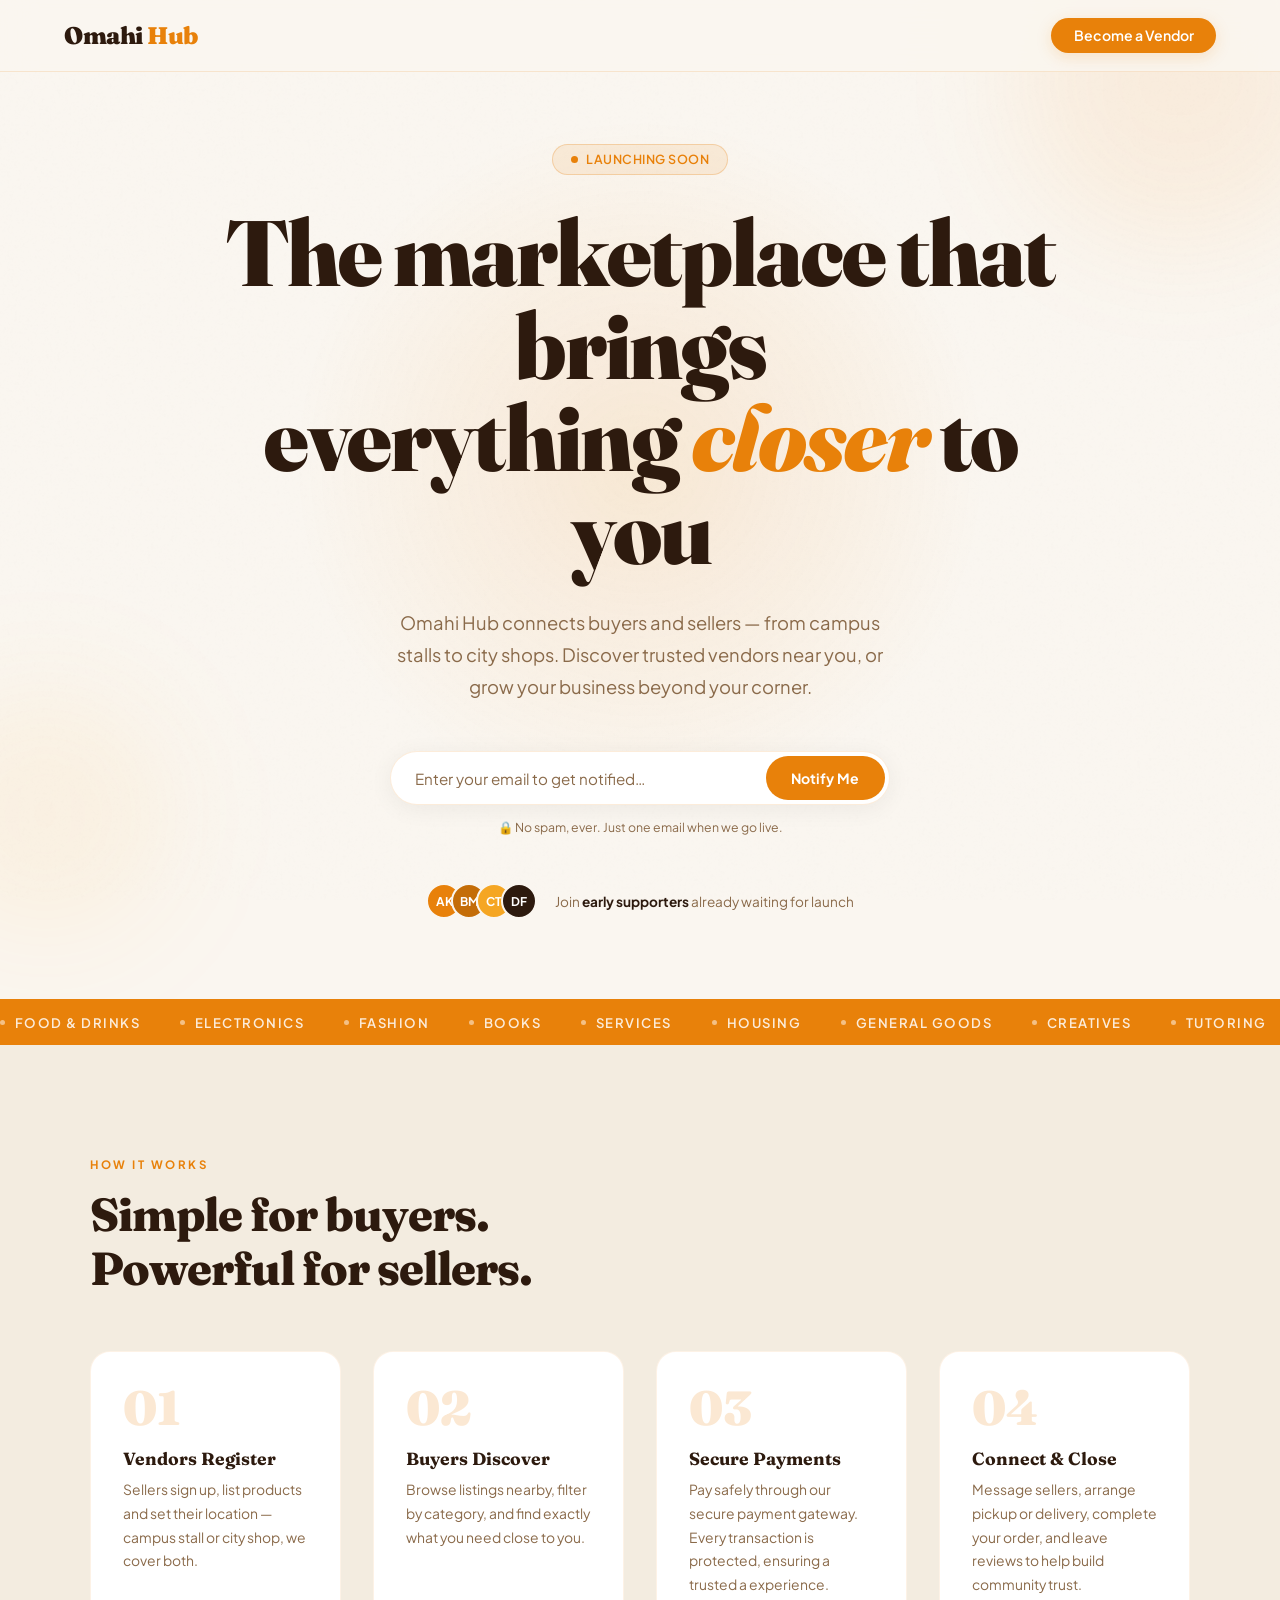
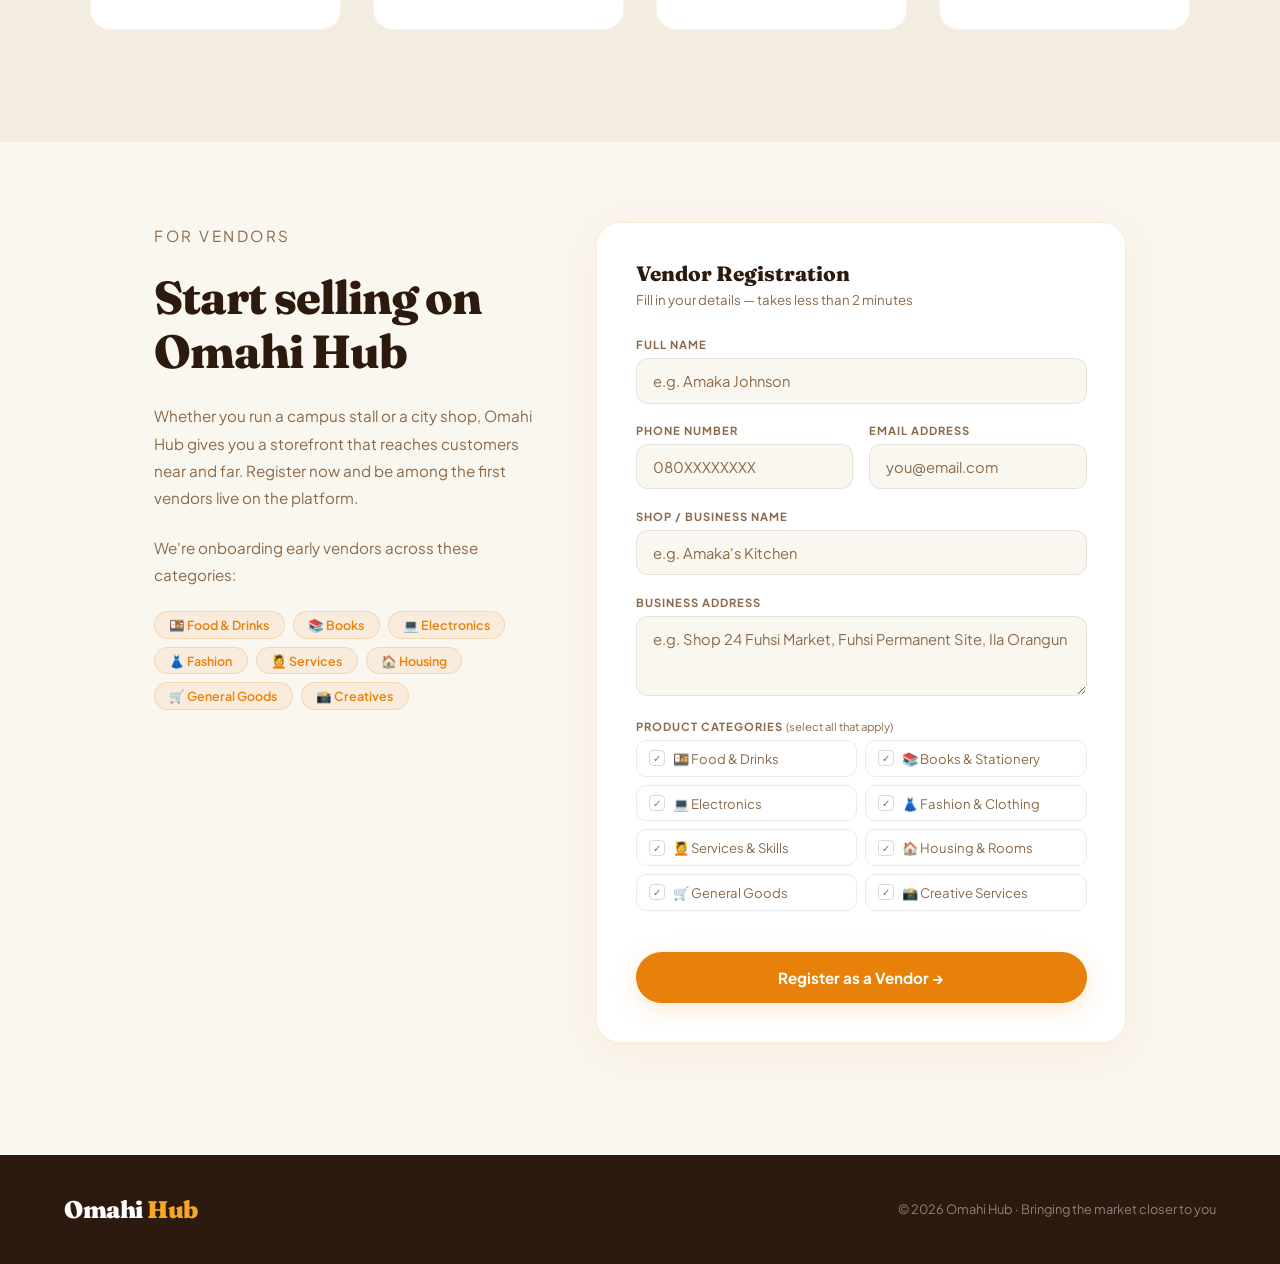
<file: index.html>
<!DOCTYPE html>
<html lang="en">
<head>
  <meta charset="UTF-8"/>
  <meta name="viewport" content="width=device-width, initial-scale=1.0"/>
  <title>Omahi Hub — Your Community Marketplace</title>
  <link href="https://fonts.googleapis.com/css2?family=Fraunces:ital,wght@0,400;0,600;0,700;0,900;1,400;1,700&family=Plus+Jakarta+Sans:wght@300;400;500;600;700&display=swap" rel="stylesheet"/>
  <link rel="stylesheet" href="style.css">
</head>
<body>

<nav>
  <div class="logo">Omahi <span>Hub</span></div>
  <button class="nav-cta" onclick="document.getElementById('vendor').scrollIntoView({behavior:'smooth'})">Become a Vendor</button>
</nav>

<section class="hero">
  <div class="blob blob-1"></div>
  <div class="blob blob-2"></div>
  <div class="badge"><span class="badge-dot"></span> Launching Soon</div>
  <h1>The marketplace that brings<br>everything <em>closer</em> to you</h1>
  <p class="hero-sub">Omahi Hub connects buyers and sellers — from campus stalls to city shops. Discover trusted vendors near you, or grow your business beyond your corner.</p>

  <div class="form-wrap" id="signup">
    <div class="email-row" id="emailRow">
      <input type="email" id="emailInput" placeholder="Enter your email to get notified…"/>
      <button onclick="handleSignup()">Notify Me</button>
    </div>
    <div class="success-msg" id="successMsg">
      <svg width="16" height="16" fill="none" stroke="currentColor" stroke-width="2.5" viewBox="0 0 24 24"><polyline points="20 6 9 17 4 12"/></svg>
      You're on the list! We'll reach out at launch.
    </div>
    <p class="form-note">🔒 No spam, ever. Just one email when we go live.</p>
  </div>

  <div class="social-proof">
    <div class="avatars">
      <span style="background:#e8810a">AK</span>
      <span style="background:#c46d08">BM</span>
      <span style="background:#f5a623">CT</span>
      <span style="background:#2d1a0e">DF</span>
    </div>
    <p class="proof-text">Join <strong>early supporters</strong> already waiting for launch</p>
  </div>
</section>

<div class="marquee-wrap">
  <div class="marquee-track" id="marqueeTrack"></div>
</div>

<section class="how reveal">
  <div class="how-inner">
    <p class="section-label">How It Works</p>
    <h2 class="section-title">Simple for buyers.<br>Powerful for sellers.</h2>
    <div class="steps">
      <div class="step">
        <div class="step-num">01</div>
        <h3>Vendors Register</h3>
        <p>Sellers sign up, list products and set their location — campus stall or city shop, we cover both.</p>
      </div>
      <div class="step">
        <div class="step-num">02</div>
        <h3>Buyers Discover</h3>
        <p>Browse listings nearby, filter by category, and find exactly what you need close to you.</p>
      </div>
      <div class="step">
        <div class="step-num">03</div>
        <h3>Secure Payments</h3>
        <p>Pay safely through our secure payment gateway. Every transaction is protected, ensuring a trusted a experience.</p>
      </div>
      <div class="step">
        <div class="step-num">04</div>
        <h3>Connect & Close</h3>
        <p>Message sellers, arrange pickup or delivery, complete your order, and leave reviews to help build community trust.</p>
      </div>
    </div>
  </div>
</section>

<section class="vendor-section reveal" id="vendor">
  <div class="vendor-wrap">
    <div class="vendor-left">
      <p class="section-label">For Vendors</p>
      <h2 class="section-title">Start selling on Omahi Hub</h2>
      <p>Whether you run a campus stall or a city shop, Omahi Hub gives you a storefront that reaches customers near and far. Register now and be among the first vendors live on the platform.</p>
      <p>We're onboarding early vendors across these categories:</p>
      <div class="cat-chips">
        <span class="chip">🍱 Food & Drinks</span>
        <span class="chip">📚 Books</span>
        <span class="chip">💻 Electronics</span>
        <span class="chip">👗 Fashion</span>
        <span class="chip">💆 Services</span>
        <span class="chip">🏠 Housing</span>
        <span class="chip">🛒 General Goods</span>
        <span class="chip">📸 Creatives</span>
      </div>
    </div>

    <div class="vendor-card">
      <div id="vendorFormInner">
        <h3>Vendor Registration</h3>
        <p class="sub">Fill in your details — takes less than 2 minutes</p>
        <div class="field">
          <label>Full Name</label>
          <input type="text" id="vName" placeholder="e.g. Amaka Johnson"/>
        </div>
        <div class="field-row">
          <div class="field">
            <label>Phone Number</label>
            <input type="tel" id="vPhone" placeholder="080XXXXXXXX"/>
          </div>
          <div class="field">
            <label>Email Address</label>
            <input type="email" id="vEmail" placeholder="you@email.com"/>
          </div>
        </div>
        <div class="field">
          <label>Shop / Business Name</label>
          <input type="text" id="vShop" placeholder="e.g. Amaka's Kitchen"/>
        </div>
        <div class="field">
          <label>Business Address</label>
          <textarea id="vLocation" placeholder="e.g. Shop 24 Fuhsi Market, Fuhsi Permanent Site, Ila Orangun"></textarea>
        </div>
        <div class="field">
          <label>Product Categories <span style="color:var(--muted);font-weight:400;text-transform:none;letter-spacing:0">(select all that apply)</span></label>
          <div class="cat-grid">
            <div class="cat-item" onclick="toggleCat(this)" data-val="food"><span class="cat-check">✓</span> 🍱 Food & Drinks</div>
            <div class="cat-item" onclick="toggleCat(this)" data-val="books"><span class="cat-check">✓</span> 📚 Books & Stationery</div>
            <div class="cat-item" onclick="toggleCat(this)" data-val="electronics"><span class="cat-check">✓</span> 💻 Electronics</div>
            <div class="cat-item" onclick="toggleCat(this)" data-val="fashion"><span class="cat-check">✓</span> 👗 Fashion & Clothing</div>
            <div class="cat-item" onclick="toggleCat(this)" data-val="services"><span class="cat-check">✓</span> 💆 Services & Skills</div>
            <div class="cat-item" onclick="toggleCat(this)" data-val="housing"><span class="cat-check">✓</span> 🏠 Housing & Rooms</div>
            <div class="cat-item" onclick="toggleCat(this)" data-val="goods"><span class="cat-check">✓</span> 🛒 General Goods</div>
            <div class="cat-item" onclick="toggleCat(this)" data-val="creatives"><span class="cat-check">✓</span> 📸 Creative Services</div>
          </div>
        </div>
        <button class="submit-btn" onclick="handleVendor()">Register as a Vendor →</button>
      </div>
      <div class="vendor-success" id="vendorSuccess">
        <div class="big-icon">🎉</div>
        <h3>You're registered!</h3>
        <p>Thanks for signing up as an Omahi Hub vendor. We'll reach out soon with your early access invite.</p>
      </div>
    </div>
  </div>
</section>

<footer>
  <div class="logo">Omahi <span>Hub</span></div>
  <p>© 2026 Omahi Hub · Bringing the market closer to you</p>
</footer>

<script src="script.js"></script>
</body>
</html>
</file>
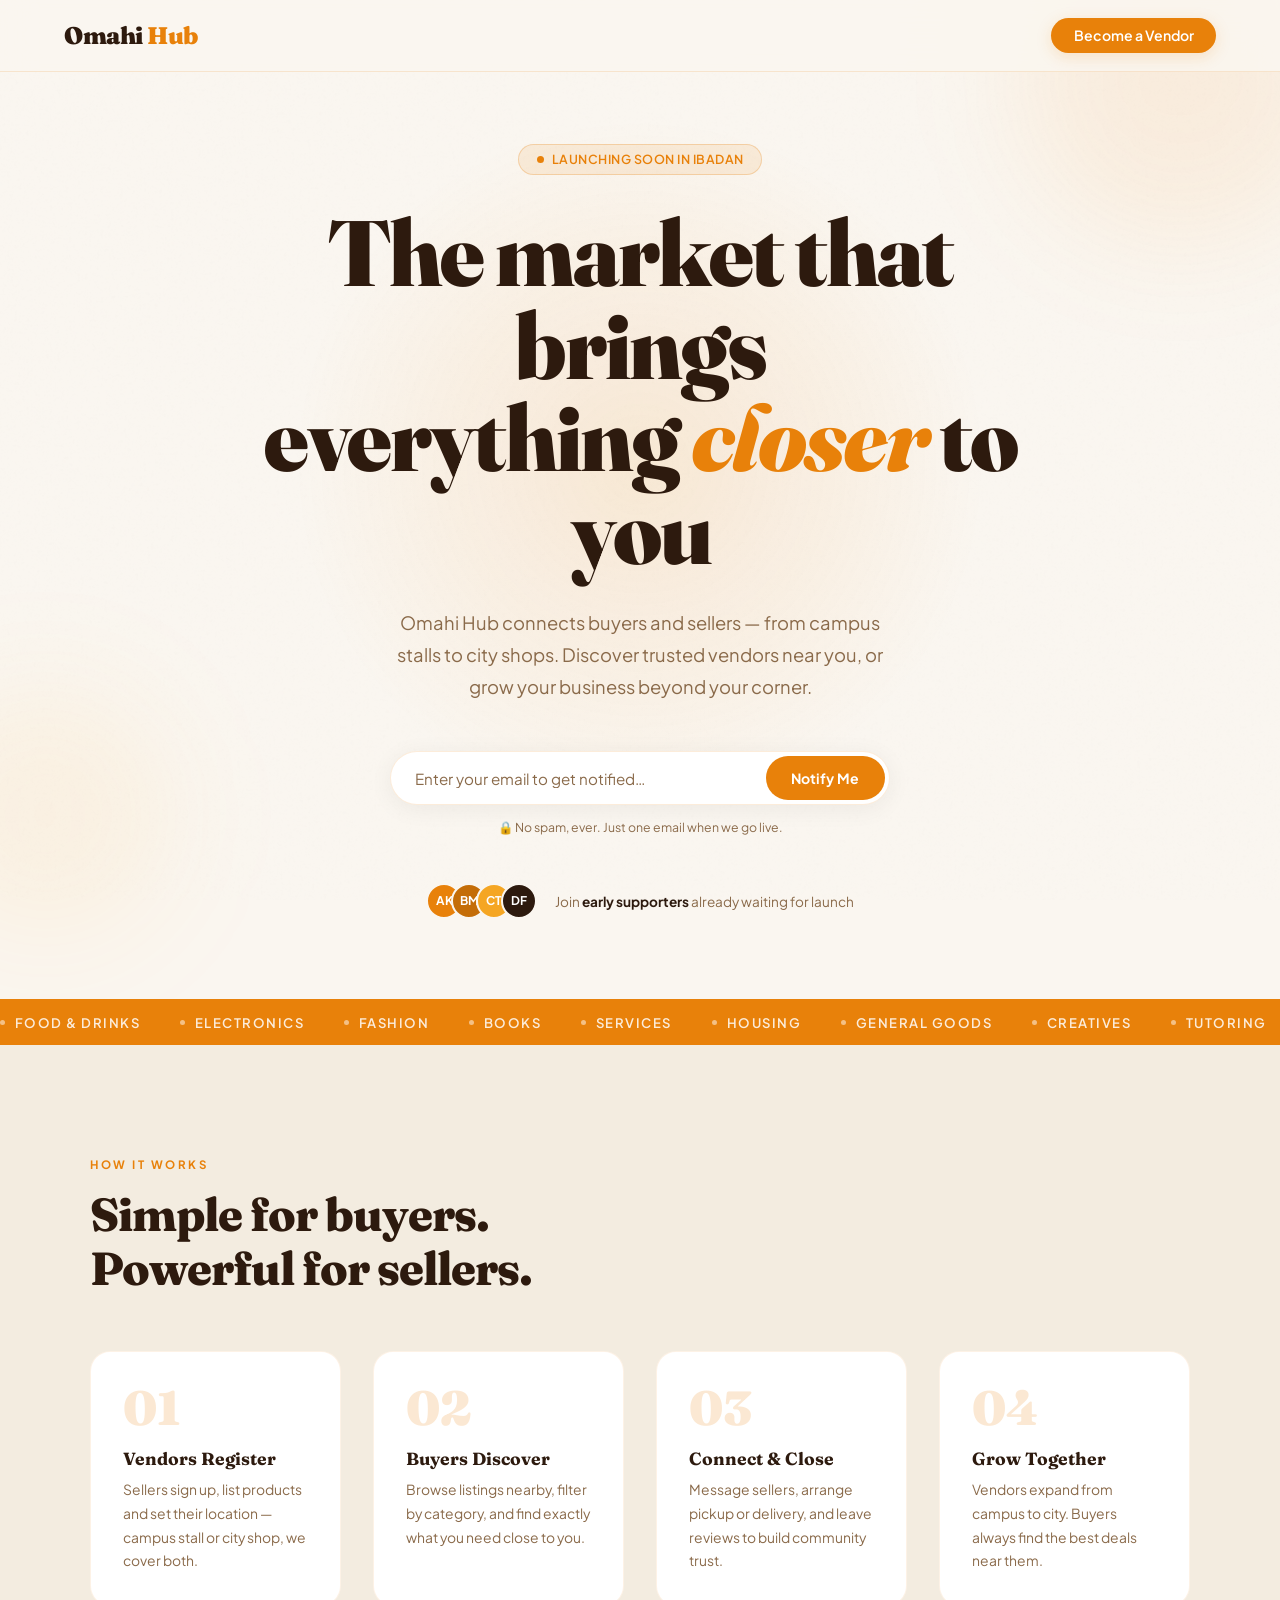
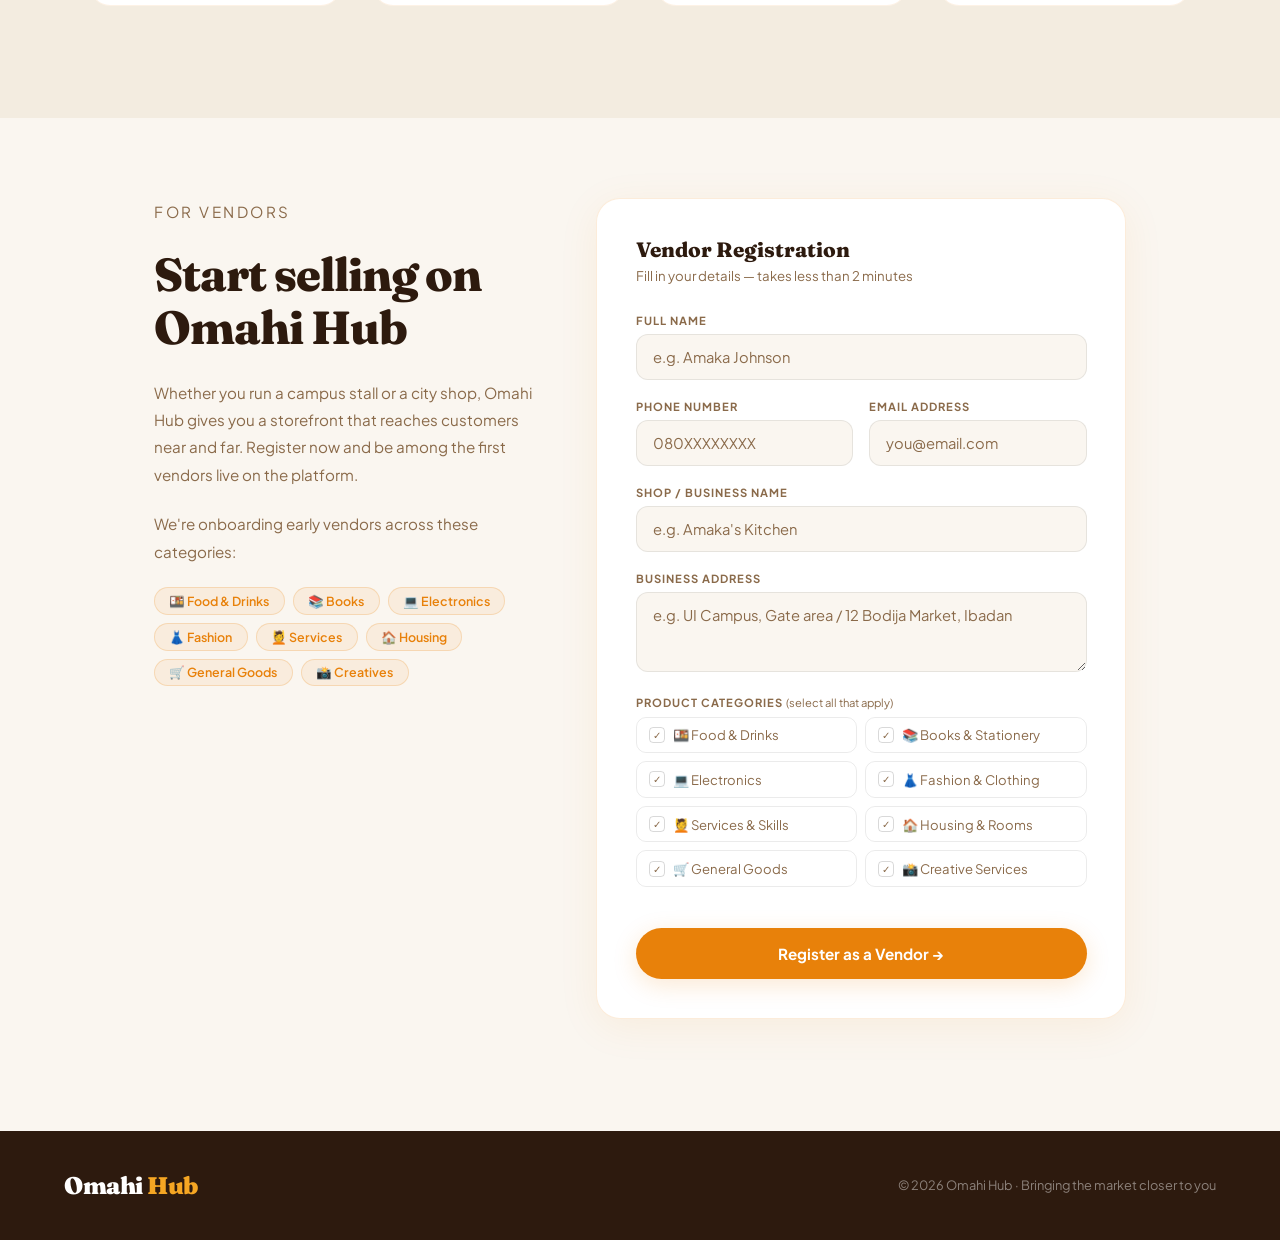
<file: _index.html>
<!DOCTYPE html>
<html lang="en">
<head>
  <meta charset="UTF-8"/>
  <meta name="viewport" content="width=device-width, initial-scale=1.0"/>
  <title>Omahi Hub — Your Community Marketplace</title>
  <link href="https://fonts.googleapis.com/css2?family=Fraunces:ital,wght@0,400;0,600;0,700;0,900;1,400;1,700&family=Plus+Jakarta+Sans:wght@300;400;500;600;700&display=swap" rel="stylesheet"/>
  <style>
    *, *::before, *::after { box-sizing: border-box; margin: 0; padding: 0; }

    :root {
      --bg:        #faf6f0;
      --bg2:       #f3ece0;
      --surface:   #ffffff;
      --amber:     #e8810a;
      --amber-lt:  #f5a623;
      --amber-dim: #c46d08;
      --brown:     #2d1a0e;
      --brown2:    #4a2c12;
      --text:      #1e1208;
      --muted:     #8a6a4a;
      --border:    rgba(232,129,10,0.15);
      --glow:      rgba(232,129,10,0.18);
      --card:      #ffffff;
    }

    html { scroll-behavior: smooth; }

    body {
      font-family: 'Plus Jakarta Sans', sans-serif;
      background: var(--bg);
      color: var(--text);
      overflow-x: hidden;
    }

    /* Noise texture */
    body::before {
      content: '';
      position: fixed; inset: 0; z-index: 0; pointer-events: none;
      background-image: url("data:image/svg+xml,%3Csvg viewBox='0 0 256 256' xmlns='http://www.w3.org/2000/svg'%3E%3Cfilter id='n'%3E%3CfeTurbulence type='fractalNoise' baseFrequency='0.9' numOctaves='4' stitchTiles='stitch'/%3E%3C/filter%3E%3Crect width='100%25' height='100%25' filter='url(%23n)' opacity='0.03'/%3E%3C/svg%3E");
      opacity: 0.5;
    }

    /* ── NAV ── */
    nav {
      position: fixed; top: 0; left: 0; right: 0; z-index: 100;
      display: flex; align-items: center; justify-content: space-between;
      padding: 1.1rem 5vw;
      background: rgba(250,246,240,0.88);
      backdrop-filter: blur(16px);
      border-bottom: 1px solid var(--border);
    }
    .logo {
      font-family: 'Fraunces', serif;
      font-weight: 900; font-size: 1.5rem;
      color: var(--brown); letter-spacing: -0.5px;
    }
    .logo span { color: var(--amber); }
    .nav-cta {
      background: var(--amber); color: #fff;
      border: none; padding: 0.55rem 1.4rem;
      border-radius: 100px;
      font-family: 'Plus Jakarta Sans', sans-serif;
      font-weight: 600; font-size: 0.88rem; cursor: pointer;
      transition: all 0.2s;
      box-shadow: 0 4px 16px var(--glow);
    }
    .nav-cta:hover { background: var(--amber-dim); transform: translateY(-1px); }

    /* ── HERO ── */
    .hero {
      min-height: 100vh;
      display: flex; flex-direction: column;
      align-items: center; justify-content: center;
      text-align: center;
      padding: 9rem 5vw 5rem;
      position: relative;
      overflow: hidden;
    }

    /* Big decorative circle */
    .hero::before {
      content: '';
      position: absolute;
      width: 700px; height: 700px;
      border-radius: 50%;
      background: radial-gradient(circle, rgba(232,129,10,0.12) 0%, transparent 70%);
      top: 50%; left: 50%; transform: translate(-50%,-55%);
      pointer-events: none;
    }

    /* Floating blobs */
    .blob {
      position: absolute; border-radius: 50%;
      pointer-events: none; filter: blur(60px);
    }
    .blob-1 { width:320px; height:320px; background:rgba(232,129,10,0.08); top:-80px; right:-60px; }
    .blob-2 { width:250px; height:250px; background:rgba(245,166,35,0.07); bottom:60px; left:-80px; }

    .badge {
      display: inline-flex; align-items: center; gap: 0.5rem;
      background: rgba(232,129,10,0.1);
      border: 1px solid rgba(232,129,10,0.25);
      border-radius: 100px; padding: 0.4rem 1.1rem;
      font-size: 0.78rem; font-weight: 600;
      color: var(--amber); margin-bottom: 2rem;
      letter-spacing: 0.5px; text-transform: uppercase;
      animation: fadeUp 0.6s ease both;
    }
    .badge-dot {
      width: 7px; height: 7px; background: var(--amber);
      border-radius: 50%; animation: pulse 2s infinite;
    }

    h1 {
      font-family: 'Fraunces', serif;
      font-size: clamp(2.8rem, 7.5vw, 5.8rem);
      font-weight: 900; line-height: 1.0;
      letter-spacing: -2px; max-width: 860px;
      color: var(--brown);
      animation: fadeUp 0.65s 0.1s ease both;
    }
    h1 em {
      font-style: italic; color: var(--amber);
      position: relative; display: inline-block;
    }

    .hero-sub {
      margin-top: 1.8rem;
      font-size: clamp(1rem, 2vw, 1.15rem);
      color: var(--muted); max-width: 520px;
      line-height: 1.75; font-weight: 400;
      animation: fadeUp 0.65s 0.2s ease both;
    }

    /* ── EMAIL FORM ── */
    .form-wrap {
      margin-top: 3rem;
      display: flex; flex-direction: column; align-items: center; gap: 0.9rem;
      animation: fadeUp 0.65s 0.3s ease both;
      width: 100%;
    }
    .email-row {
      display: flex;
      background: var(--surface);
      border: 1.5px solid var(--border);
      border-radius: 100px; overflow: hidden;
      width: min(500px, 92vw);
      box-shadow: 0 4px 24px rgba(0,0,0,0.06);
      transition: border-color 0.3s, box-shadow 0.3s;
    }
    .email-row:focus-within {
      border-color: var(--amber);
      box-shadow: 0 0 0 4px var(--glow), 0 4px 24px rgba(0,0,0,0.06);
    }
    .email-row input {
      flex: 1; background: transparent; border: none; outline: none;
      color: var(--text); font-family: 'Plus Jakarta Sans', sans-serif;
      font-size: 0.95rem; padding: 0.95rem 1.5rem;
    }
    .email-row input::placeholder { color: var(--muted); }
    .email-row button {
      background: var(--amber); color: #fff; border: none;
      padding: 0.8rem 1.6rem; border-radius: 100px; margin: 4px;
      font-family: 'Plus Jakarta Sans', sans-serif;
      font-weight: 700; font-size: 0.88rem; cursor: pointer;
      white-space: nowrap; transition: all 0.2s;
    }
    .email-row button:hover { background: var(--amber-dim); transform: scale(1.02); }
    .form-note { font-size: 0.77rem; color: var(--muted); }

    .success-msg {
      display: none; align-items: center; gap: 0.6rem;
      background: rgba(232,129,10,0.1);
      border: 1px solid rgba(232,129,10,0.3);
      border-radius: 100px; padding: 0.75rem 1.6rem;
      font-size: 0.9rem; color: var(--amber); font-weight: 600;
    }

    .social-proof {
      margin-top: 3rem; display: flex; align-items: center; gap: 1.1rem;
      animation: fadeUp 0.65s 0.45s ease both;
    }
    .avatars { display: flex; }
    .avatars span {
      width: 36px; height: 36px; border-radius: 50%;
      border: 2.5px solid var(--bg);
      display: flex; align-items: center; justify-content: center;
      font-size: 0.75rem; font-weight: 700; margin-left: -11px; color: #fff;
    }
    .avatars span:first-child { margin-left: 0; }
    .proof-text { font-size: 0.85rem; color: var(--muted); }
    .proof-text strong { color: var(--brown); }

    /* ── MARQUEE ── */
    .marquee-wrap {
      width: 100%; overflow: hidden;
      background: var(--amber);
      padding: 0.9rem 0;
    }
    .marquee-track {
      display: flex; gap: 2.5rem;
      animation: marquee 20s linear infinite; white-space: nowrap;
    }
    .marquee-item {
      display: flex; align-items: center; gap: 0.6rem;
      font-size: 0.82rem; color: rgba(255,255,255,0.85);
      font-weight: 600; text-transform: uppercase; letter-spacing: 1.5px;
    }
    .marquee-item .dot { width: 5px; height: 5px; background: rgba(255,255,255,0.5); border-radius: 50%; }

    /* ── HOW IT WORKS ── */
    .how {
      padding: 7rem 5vw;
      background: var(--bg2);
    }
    .how-inner { max-width: 1100px; margin: 0 auto; }
    .section-label {
      font-size: 0.72rem; text-transform: uppercase;
      letter-spacing: 2.5px; color: var(--amber);
      font-weight: 700; margin-bottom: 1rem;
    }
    .section-title {
      font-family: 'Fraunces', serif;
      font-size: clamp(1.9rem, 4vw, 2.9rem);
      font-weight: 800; letter-spacing: -1px;
      max-width: 540px; line-height: 1.15;
      margin-bottom: 3.5rem; color: var(--brown);
    }
    .steps {
      display: grid;
      grid-template-columns: repeat(auto-fit, minmax(230px, 1fr));
      gap: 2rem;
    }
    .step {
      background: var(--surface);
      border-radius: 20px; padding: 2rem;
      border: 1px solid rgba(232,129,10,0.1);
      transition: transform 0.25s, box-shadow 0.25s;
    }
    .step:hover { transform: translateY(-4px); box-shadow: 0 16px 40px rgba(232,129,10,0.1); }
    .step-num {
      font-family: 'Fraunces', serif;
      font-size: 3rem; font-weight: 900;
      color: rgba(232,129,10,0.18); line-height: 1; margin-bottom: 1rem;
    }
    .step h3 { font-family: 'Fraunces', serif; font-size: 1.1rem; font-weight: 700; margin-bottom: 0.6rem; color: var(--brown); }
    .step p { font-size: 0.87rem; color: var(--muted); line-height: 1.7; }

    /* ── VENDOR SECTION ── */
    .vendor-section {
      padding: 5rem 5vw 7rem;
      max-width: 1100px; margin: 0 auto;
    }
    .vendor-wrap {
      display: grid;
      grid-template-columns: 1fr 1.4fr;
      gap: 4rem; align-items: start;
    }
    .vendor-left .section-title { margin-bottom: 1.5rem; }
    .vendor-left p {
      color: var(--muted); line-height: 1.8;
      font-size: 0.95rem; margin-bottom: 1.4rem; font-weight: 400;
    }
    .cat-chips { display: flex; flex-wrap: wrap; gap: 0.5rem; margin-top: 1rem; }
    .chip {
      background: rgba(232,129,10,0.08);
      color: var(--amber);
      border: 1px solid rgba(232,129,10,0.2);
      border-radius: 100px; padding: 0.3rem 0.9rem;
      font-size: 0.78rem; font-weight: 600;
    }

    /* Vendor card */
    .vendor-card {
      background: var(--surface);
      border: 1.5px solid rgba(232,129,10,0.15);
      border-radius: 24px; padding: 2.4rem;
      box-shadow: 0 8px 40px rgba(232,129,10,0.08);
    }
    .vendor-card h3 {
      font-family: 'Fraunces', serif;
      font-size: 1.3rem; font-weight: 800;
      margin-bottom: 0.3rem; color: var(--brown);
    }
    .vendor-card .sub { font-size: 0.83rem; color: var(--muted); margin-bottom: 1.8rem; }

    .field { margin-bottom: 1.2rem; }
    .field label {
      display: block; font-size: 0.7rem; font-weight: 700;
      text-transform: uppercase; letter-spacing: 1px;
      color: var(--muted); margin-bottom: 0.45rem;
    }
    .field input, .field select, .field textarea {
      width: 100%; background: var(--bg);
      border: 1.5px solid rgba(0,0,0,0.08); border-radius: 12px;
      padding: 0.8rem 1rem; color: var(--text);
      font-family: 'Plus Jakarta Sans', sans-serif; font-size: 0.92rem;
      outline: none; transition: border-color 0.2s, box-shadow 0.2s;
    }
    .field input::placeholder, .field textarea::placeholder { color: var(--muted); }
    .field input:focus, .field select:focus, .field textarea:focus {
      border-color: var(--amber);
      box-shadow: 0 0 0 3px var(--glow);
    }
    .field textarea { resize: vertical; min-height: 80px; }
    .field select {
      appearance: none; cursor: pointer;
      background-image: url("data:image/svg+xml,%3Csvg xmlns='http://www.w3.org/2000/svg' width='12' height='8' viewBox='0 0 12 8'%3E%3Cpath d='M1 1l5 5 5-5' stroke='%238a6a4a' stroke-width='1.5' fill='none' stroke-linecap='round'/%3E%3C/svg%3E");
      background-repeat: no-repeat; background-position: right 1rem center;
      padding-right: 2.5rem;
    }
    .field-row { display: grid; grid-template-columns: 1fr 1fr; gap: 1rem; }

    .cat-grid { display: grid; grid-template-columns: 1fr 1fr; gap: 0.5rem; margin-top: 0.45rem; }
    .cat-item {
      display: flex; align-items: center; gap: 0.5rem;
      padding: 0.55rem 0.75rem;
      border: 1.5px solid rgba(0,0,0,0.08);
      border-radius: 10px; cursor: pointer;
      font-size: 0.82rem; color: var(--muted);
      transition: all 0.15s; user-select: none;
    }
    .cat-item:hover { border-color: var(--amber-lt); color: var(--brown); }
    .cat-item.selected { border-color: var(--amber); background: rgba(232,129,10,0.07); color: var(--amber); font-weight: 600; }
    .cat-check {
      width: 16px; height: 16px; border: 1.5px solid rgba(0,0,0,0.15);
      border-radius: 4px; flex-shrink: 0;
      display: flex; align-items: center; justify-content: center;
      font-size: 0.6rem; transition: all 0.15s;
    }
    .cat-item.selected .cat-check { background: var(--amber); border-color: var(--amber); color: #fff; }

    .submit-btn {
      width: 100%; background: var(--amber); color: #fff;
      border: none; padding: 1rem;
      border-radius: 100px;
      font-family: 'Plus Jakarta Sans', sans-serif;
      font-weight: 700; font-size: 0.95rem; cursor: pointer;
      margin-top: 1.4rem;
      transition: all 0.2s;
      box-shadow: 0 6px 24px var(--glow);
    }
    .submit-btn:hover { background: var(--amber-dim); transform: translateY(-2px); box-shadow: 0 10px 32px var(--glow); }

    .vendor-success { display: none; text-align: center; padding: 2.5rem 1rem; }
    .vendor-success .big-icon { font-size: 3.5rem; margin-bottom: 1rem; }
    .vendor-success h3 { font-family: 'Fraunces', serif; font-size: 1.5rem; font-weight: 800; margin-bottom: 0.5rem; color: var(--brown); }
    .vendor-success p { color: var(--muted); font-size: 0.9rem; line-height: 1.7; }

    /* ── FOOTER ── */
    footer {
      background: var(--brown);
      padding: 2.5rem 5vw;
      display: flex; align-items: center; justify-content: space-between;
      flex-wrap: wrap; gap: 1rem;
    }
    footer .logo { color: #fff; }
    footer .logo span { color: var(--amber-lt); }
    footer p { font-size: 0.8rem; color: rgba(255,255,255,0.45); }

    /* ── ANIMATIONS ── */
    @keyframes fadeUp { from { opacity:0; transform:translateY(22px); } to { opacity:1; transform:translateY(0); } }
    @keyframes pulse { 0%,100% { opacity:1; } 50% { opacity:0.4; } }
    @keyframes marquee { from { transform:translateX(0); } to { transform:translateX(-50%); } }

    .reveal { opacity:0; transform:translateY(28px); transition: opacity 0.7s ease, transform 0.7s ease; }
    .reveal.visible { opacity:1; transform:translateY(0); }

    /* ── MOBILE ── */
    @media (max-width: 860px) {
      .vendor-wrap { grid-template-columns: 1fr; gap: 2.5rem; }
    }
    @media (max-width: 600px) {
      h1 { letter-spacing: -1px; }
      .email-row { flex-direction: column; border-radius: 16px; overflow: visible; background: transparent; border: none; box-shadow: none; gap: 0.6rem; }
      .email-row input { border: 1.5px solid var(--border); border-radius: 100px; padding: 0.9rem 1.4rem; background: var(--surface); box-shadow: 0 4px 16px rgba(0,0,0,0.06); }
      .email-row input:focus { border-color: var(--amber); box-shadow: 0 0 0 3px var(--glow); }
      .email-row button { border-radius: 100px; padding: 0.9rem; width: 100%; margin: 0; }
      .social-proof { flex-direction: column; text-align: center; }
      .field-row { grid-template-columns: 1fr; }
      .cat-grid { grid-template-columns: 1fr; }
      footer { flex-direction: column; text-align: center; }
      .nav-cta { font-size: 0.78rem; padding: 0.5rem 1rem; }
      .vendor-card { padding: 1.5rem; }
    }
    @media (max-width: 380px) {
      .nav-cta { display: none; }
    }
  </style>
</head>
<body>

<nav>
  <div class="logo">Omahi <span>Hub</span></div>
  <button class="nav-cta" onclick="document.getElementById('vendor').scrollIntoView({behavior:'smooth'})">Become a Vendor</button>
</nav>

<section class="hero">
  <div class="blob blob-1"></div>
  <div class="blob blob-2"></div>
  <div class="badge"><span class="badge-dot"></span> Launching Soon in Ibadan</div>
  <h1>The market that brings<br>everything <em>closer</em> to you</h1>
  <p class="hero-sub">Omahi Hub connects buyers and sellers — from campus stalls to city shops. Discover trusted vendors near you, or grow your business beyond your corner.</p>

  <div class="form-wrap" id="signup">
    <div class="email-row" id="emailRow">
      <input type="email" id="emailInput" placeholder="Enter your email to get notified…"/>
      <button onclick="handleSignup()">Notify Me</button>
    </div>
    <div class="success-msg" id="successMsg">
      <svg width="16" height="16" fill="none" stroke="currentColor" stroke-width="2.5" viewBox="0 0 24 24"><polyline points="20 6 9 17 4 12"/></svg>
      You're on the list! We'll reach out at launch.
    </div>
    <p class="form-note">🔒 No spam, ever. Just one email when we go live.</p>
  </div>

  <div class="social-proof">
    <div class="avatars">
      <span style="background:#e8810a">AK</span>
      <span style="background:#c46d08">BM</span>
      <span style="background:#f5a623">CT</span>
      <span style="background:#2d1a0e">DF</span>
    </div>
    <p class="proof-text">Join <strong>early supporters</strong> already waiting for launch</p>
  </div>
</section>

<div class="marquee-wrap">
  <div class="marquee-track" id="marqueeTrack"></div>
</div>

<section class="how reveal">
  <div class="how-inner">
    <p class="section-label">How It Works</p>
    <h2 class="section-title">Simple for buyers.<br>Powerful for sellers.</h2>
    <div class="steps">
      <div class="step">
        <div class="step-num">01</div>
        <h3>Vendors Register</h3>
        <p>Sellers sign up, list products and set their location — campus stall or city shop, we cover both.</p>
      </div>
      <div class="step">
        <div class="step-num">02</div>
        <h3>Buyers Discover</h3>
        <p>Browse listings nearby, filter by category, and find exactly what you need close to you.</p>
      </div>
      <div class="step">
        <div class="step-num">03</div>
        <h3>Connect & Close</h3>
        <p>Message sellers, arrange pickup or delivery, and leave reviews to build community trust.</p>
      </div>
      <div class="step">
        <div class="step-num">04</div>
        <h3>Grow Together</h3>
        <p>Vendors expand from campus to city. Buyers always find the best deals near them.</p>
      </div>
    </div>
  </div>
</section>

<section class="vendor-section reveal" id="vendor">
  <div class="vendor-wrap">
    <div class="vendor-left">
      <p class="section-label">For Vendors</p>
      <h2 class="section-title">Start selling on Omahi Hub</h2>
      <p>Whether you run a campus stall or a city shop, Omahi Hub gives you a storefront that reaches customers near and far. Register now and be among the first vendors live on the platform.</p>
      <p>We're onboarding early vendors across these categories:</p>
      <div class="cat-chips">
        <span class="chip">🍱 Food & Drinks</span>
        <span class="chip">📚 Books</span>
        <span class="chip">💻 Electronics</span>
        <span class="chip">👗 Fashion</span>
        <span class="chip">💆 Services</span>
        <span class="chip">🏠 Housing</span>
        <span class="chip">🛒 General Goods</span>
        <span class="chip">📸 Creatives</span>
      </div>
    </div>

    <div class="vendor-card">
      <div id="vendorFormInner">
        <h3>Vendor Registration</h3>
        <p class="sub">Fill in your details — takes less than 2 minutes</p>
        <div class="field">
          <label>Full Name</label>
          <input type="text" id="vName" placeholder="e.g. Amaka Johnson"/>
        </div>
        <div class="field-row">
          <div class="field">
            <label>Phone Number</label>
            <input type="tel" id="vPhone" placeholder="080XXXXXXXX"/>
          </div>
          <div class="field">
            <label>Email Address</label>
            <input type="email" id="vEmail" placeholder="you@email.com"/>
          </div>
        </div>
        <div class="field">
          <label>Shop / Business Name</label>
          <input type="text" id="vShop" placeholder="e.g. Amaka's Kitchen"/>
        </div>
        <div class="field">
          <label>Business Address</label>
          <textarea id="vLocation" placeholder="e.g. UI Campus, Gate area / 12 Bodija Market, Ibadan"></textarea>
        </div>
        <div class="field">
          <label>Product Categories <span style="color:var(--muted);font-weight:400;text-transform:none;letter-spacing:0">(select all that apply)</span></label>
          <div class="cat-grid">
            <div class="cat-item" onclick="toggleCat(this)" data-val="food"><span class="cat-check">✓</span> 🍱 Food & Drinks</div>
            <div class="cat-item" onclick="toggleCat(this)" data-val="books"><span class="cat-check">✓</span> 📚 Books & Stationery</div>
            <div class="cat-item" onclick="toggleCat(this)" data-val="electronics"><span class="cat-check">✓</span> 💻 Electronics</div>
            <div class="cat-item" onclick="toggleCat(this)" data-val="fashion"><span class="cat-check">✓</span> 👗 Fashion & Clothing</div>
            <div class="cat-item" onclick="toggleCat(this)" data-val="services"><span class="cat-check">✓</span> 💆 Services & Skills</div>
            <div class="cat-item" onclick="toggleCat(this)" data-val="housing"><span class="cat-check">✓</span> 🏠 Housing & Rooms</div>
            <div class="cat-item" onclick="toggleCat(this)" data-val="goods"><span class="cat-check">✓</span> 🛒 General Goods</div>
            <div class="cat-item" onclick="toggleCat(this)" data-val="creatives"><span class="cat-check">✓</span> 📸 Creative Services</div>
          </div>
        </div>
        <button class="submit-btn" onclick="handleVendor()">Register as a Vendor →</button>
      </div>
      <div class="vendor-success" id="vendorSuccess">
        <div class="big-icon">🎉</div>
        <h3>You're registered!</h3>
        <p>Thanks for signing up as an Omahi Hub vendor. We'll reach out soon with your early access invite.</p>
      </div>
    </div>
  </div>
</section>

<footer>
  <div class="logo">Omahi <span>Hub</span></div>
  <p>© 2026 Omahi Hub · Bringing the market closer to you</p>
</footer>

<script>
  const items = ["Food & Drinks","Electronics","Fashion","Books","Services","Housing","General Goods","Creatives","Tutoring","Photography","Gadgets","Clothing","Food & Drinks","Electronics","Fashion","Books","Services","Housing","General Goods","Creatives","Tutoring","Photography","Gadgets","Clothing"];
  const track = document.getElementById('marqueeTrack');
  items.forEach(item => {
    track.innerHTML += `<span class="marquee-item"><span class="dot"></span>${item}</span>`;
  });

  function handleSignup() {
    const email = document.getElementById('emailInput').value.trim();
    if (!email || !email.includes('@')) { document.getElementById('emailInput').focus(); return; }
    document.getElementById('emailRow').style.display = 'none';
    document.getElementById('successMsg').style.display = 'flex';
    saveData('buyers', { email, date: new Date().toISOString() });
  }
  document.getElementById('emailInput').addEventListener('keydown', e => { if(e.key==='Enter') handleSignup(); });

  function toggleCat(el) { el.classList.toggle('selected'); }

  function handleVendor() {
    const name = document.getElementById('vName').value.trim();
    const phone = document.getElementById('vPhone').value.trim();
    const email = document.getElementById('vEmail').value.trim();
    const shop = document.getElementById('vShop').value.trim();
    const location = document.getElementById('vLocation').value.trim();
    const cats = [...document.querySelectorAll('.cat-item.selected')].map(el => el.dataset.val);
    if (!name || !phone || !email || !shop || !location) { alert('Please fill in all fields.'); return; }
    if (cats.length === 0) { alert('Please select at least one category.'); return; }
    saveData('vendors', { name, phone, email, shop, location, categories: cats, date: new Date().toISOString() });
    document.getElementById('vendorFormInner').style.display = 'none';
    document.getElementById('vendorSuccess').style.display = 'block';
  }

  const SHEET_URL = 'https://script.google.com/macros/s/AKfycbzIp3WLDok0c187igjmQfJfmgtJ-TMMeLOR1yjLIq-4FaOYtCfkhunibGtPBcbRXDPZHw/exec';
  function saveData(type, entry) {
    const params = new URLSearchParams({ type, ...entry });
    if (entry.categories) params.set('categories', entry.categories.join(', '));
    const img = new Image();
    img.src = `${SHEET_URL}?${params.toString()}`;
  }

  const observer = new IntersectionObserver(entries => {
    entries.forEach(e => { if(e.isIntersecting) e.target.classList.add('visible'); });
  }, { threshold: 0.1 });
  document.querySelectorAll('.reveal').forEach(el => observer.observe(el));
</script>
</body>
</html>
</file>
<file: style.css>
*, *::before, *::after { box-sizing: border-box; margin: 0; padding: 0; }

    :root {
      --bg:        #faf6f0;
      --bg2:       #f3ece0;
      --surface:   #ffffff;
      --amber:     #e8810a;
      --amber-lt:  #f5a623;
      --amber-dim: #c46d08;
      --brown:     #2d1a0e;
      --brown2:    #4a2c12;
      --text:      #1e1208;
      --muted:     #8a6a4a;
      --border:    rgba(232,129,10,0.15);
      --glow:      rgba(232,129,10,0.18);
      --card:      #ffffff;
    }

    html { scroll-behavior: smooth; }

    body {
      font-family: 'Plus Jakarta Sans', sans-serif;
      background: var(--bg);
      color: var(--text);
      overflow-x: hidden;
    }

    /* Noise texture */
    body::before {
      content: '';
      position: fixed; inset: 0; z-index: 0; pointer-events: none;
      background-image: url("data:image/svg+xml,%3Csvg viewBox='0 0 256 256' xmlns='http://www.w3.org/2000/svg'%3E%3Cfilter id='n'%3E%3CfeTurbulence type='fractalNoise' baseFrequency='0.9' numOctaves='4' stitchTiles='stitch'/%3E%3C/filter%3E%3Crect width='100%25' height='100%25' filter='url(%23n)' opacity='0.03'/%3E%3C/svg%3E");
      opacity: 0.5;
    }

    /* ── NAV ── */
    nav {
      position: fixed; top: 0; left: 0; right: 0; z-index: 100;
      display: flex; align-items: center; justify-content: space-between;
      padding: 1.1rem 5vw;
      background: rgba(250,246,240,0.88);
      backdrop-filter: blur(16px);
      border-bottom: 1px solid var(--border);
    }
    .logo {
      font-family: 'Fraunces', serif;
      font-weight: 900; font-size: 1.5rem;
      color: var(--brown); letter-spacing: -0.5px;
    }
    .logo span { color: var(--amber); }
    .nav-cta {
      background: var(--amber); color: #fff;
      border: none; padding: 0.55rem 1.4rem;
      border-radius: 100px;
      font-family: 'Plus Jakarta Sans', sans-serif;
      font-weight: 600; font-size: 0.88rem; cursor: pointer;
      transition: all 0.2s;
      box-shadow: 0 4px 16px var(--glow);
    }
    .nav-cta:hover { background: var(--amber-dim); transform: translateY(-1px); }

    /* ── HERO ── */
    .hero {
      min-height: 100vh;
      display: flex; flex-direction: column;
      align-items: center; justify-content: center;
      text-align: center;
      padding: 9rem 5vw 5rem;
      position: relative;
      overflow: hidden;
    }

    /* Big decorative circle */
    .hero::before {
      content: '';
      position: absolute;
      width: 700px; height: 700px;
      border-radius: 50%;
      background: radial-gradient(circle, rgba(232,129,10,0.12) 0%, transparent 70%);
      top: 50%; left: 50%; transform: translate(-50%,-55%);
      pointer-events: none;
    }

    /* Floating blobs */
    .blob {
      position: absolute; border-radius: 50%;
      pointer-events: none; filter: blur(60px);
    }
    .blob-1 { width:320px; height:320px; background:rgba(232,129,10,0.08); top:-80px; right:-60px; }
    .blob-2 { width:250px; height:250px; background:rgba(245,166,35,0.07); bottom:60px; left:-80px; }

    .badge {
      display: inline-flex; align-items: center; gap: 0.5rem;
      background: rgba(232,129,10,0.1);
      border: 1px solid rgba(232,129,10,0.25);
      border-radius: 100px; padding: 0.4rem 1.1rem;
      font-size: 0.78rem; font-weight: 600;
      color: var(--amber); margin-bottom: 2rem;
      letter-spacing: 0.5px; text-transform: uppercase;
      animation: fadeUp 0.6s ease both;
    }
    .badge-dot {
      width: 7px; height: 7px; background: var(--amber);
      border-radius: 50%; animation: pulse 2s infinite;
    }

    h1 {
      font-family: 'Fraunces', serif;
      font-size: clamp(2.8rem, 7.5vw, 5.8rem);
      font-weight: 900; line-height: 1.0;
      letter-spacing: -2px; max-width: 860px;
      color: var(--brown);
      animation: fadeUp 0.65s 0.1s ease both;
    }
    h1 em {
      font-style: italic; color: var(--amber);
      position: relative; display: inline-block;
    }

    .hero-sub {
      margin-top: 1.8rem;
      font-size: clamp(1rem, 2vw, 1.15rem);
      color: var(--muted); max-width: 520px;
      line-height: 1.75; font-weight: 400;
      animation: fadeUp 0.65s 0.2s ease both;
    }

    /* ── EMAIL FORM ── */
    .form-wrap {
      margin-top: 3rem;
      display: flex; flex-direction: column; align-items: center; gap: 0.9rem;
      animation: fadeUp 0.65s 0.3s ease both;
      width: 100%;
    }
    .email-row {
      display: flex;
      background: var(--surface);
      border: 1.5px solid var(--border);
      border-radius: 100px; overflow: hidden;
      width: min(500px, 92vw);
      box-shadow: 0 4px 24px rgba(0,0,0,0.06);
      transition: border-color 0.3s, box-shadow 0.3s;
    }
    .email-row:focus-within {
      border-color: var(--amber);
      box-shadow: 0 0 0 4px var(--glow), 0 4px 24px rgba(0,0,0,0.06);
    }
    .email-row input {
      flex: 1; background: transparent; border: none; outline: none;
      color: var(--text); font-family: 'Plus Jakarta Sans', sans-serif;
      font-size: 0.95rem; padding: 0.95rem 1.5rem;
    }
    .email-row input::placeholder { color: var(--muted); }
    .email-row button {
      background: var(--amber); color: #fff; border: none;
      padding: 0.8rem 1.6rem; border-radius: 100px; margin: 4px;
      font-family: 'Plus Jakarta Sans', sans-serif;
      font-weight: 700; font-size: 0.88rem; cursor: pointer;
      white-space: nowrap; transition: all 0.2s;
    }
    .email-row button:hover { background: var(--amber-dim); transform: scale(1.02); }
    .form-note { font-size: 0.77rem; color: var(--muted); }

    .success-msg {
      display: none; align-items: center; gap: 0.6rem;
      background: rgba(232,129,10,0.1);
      border: 1px solid rgba(232,129,10,0.3);
      border-radius: 100px; padding: 0.75rem 1.6rem;
      font-size: 0.9rem; color: var(--amber); font-weight: 600;
    }

    .social-proof {
      margin-top: 3rem; display: flex; align-items: center; gap: 1.1rem;
      animation: fadeUp 0.65s 0.45s ease both;
    }
    .avatars { display: flex; }
    .avatars span {
      width: 36px; height: 36px; border-radius: 50%;
      border: 2.5px solid var(--bg);
      display: flex; align-items: center; justify-content: center;
      font-size: 0.75rem; font-weight: 700; margin-left: -11px; color: #fff;
    }
    .avatars span:first-child { margin-left: 0; }
    .proof-text { font-size: 0.85rem; color: var(--muted); }
    .proof-text strong { color: var(--brown); }

    /* ── MARQUEE ── */
    .marquee-wrap {
      width: 100%; overflow: hidden;
      background: var(--amber);
      padding: 0.9rem 0;
    }
    .marquee-track {
      display: flex; gap: 2.5rem;
      animation: marquee 20s linear infinite; white-space: nowrap;
    }
    .marquee-item {
      display: flex; align-items: center; gap: 0.6rem;
      font-size: 0.82rem; color: rgba(255,255,255,0.85);
      font-weight: 600; text-transform: uppercase; letter-spacing: 1.5px;
    }
    .marquee-item .dot { width: 5px; height: 5px; background: rgba(255,255,255,0.5); border-radius: 50%; }

    /* ── HOW IT WORKS ── */
    .how {
      padding: 7rem 5vw;
      background: var(--bg2);
    }
    .how-inner { max-width: 1100px; margin: 0 auto; }
    .section-label {
      font-size: 0.72rem; text-transform: uppercase;
      letter-spacing: 2.5px; color: var(--amber);
      font-weight: 700; margin-bottom: 1rem;
    }
    .section-title {
      font-family: 'Fraunces', serif;
      font-size: clamp(1.9rem, 4vw, 2.9rem);
      font-weight: 800; letter-spacing: -1px;
      max-width: 540px; line-height: 1.15;
      margin-bottom: 3.5rem; color: var(--brown);
    }
    .steps {
      display: grid;
      grid-template-columns: repeat(auto-fit, minmax(230px, 1fr));
      gap: 2rem;
    }
    .step {
      background: var(--surface);
      border-radius: 20px; padding: 2rem;
      border: 1px solid rgba(232,129,10,0.1);
      transition: transform 0.25s, box-shadow 0.25s;
    }
    .step:hover { transform: translateY(-4px); box-shadow: 0 16px 40px rgba(232,129,10,0.1); }
    .step-num {
      font-family: 'Fraunces', serif;
      font-size: 3rem; font-weight: 900;
      color: rgba(232,129,10,0.18); line-height: 1; margin-bottom: 1rem;
    }
    .step h3 { font-family: 'Fraunces', serif; font-size: 1.1rem; font-weight: 700; margin-bottom: 0.6rem; color: var(--brown); }
    .step p { font-size: 0.87rem; color: var(--muted); line-height: 1.7; }

    /* ── VENDOR SECTION ── */
    .vendor-section {
      padding: 5rem 5vw 7rem;
      max-width: 1100px; margin: 0 auto;
    }
    .vendor-wrap {
      display: grid;
      grid-template-columns: 1fr 1.4fr;
      gap: 4rem; align-items: start;
    }
    .vendor-left .section-title { margin-bottom: 1.5rem; }
    .vendor-left p {
      color: var(--muted); line-height: 1.8;
      font-size: 0.95rem; margin-bottom: 1.4rem; font-weight: 400;
    }
    .cat-chips { display: flex; flex-wrap: wrap; gap: 0.5rem; margin-top: 1rem; }
    .chip {
      background: rgba(232,129,10,0.08);
      color: var(--amber);
      border: 1px solid rgba(232,129,10,0.2);
      border-radius: 100px; padding: 0.3rem 0.9rem;
      font-size: 0.78rem; font-weight: 600;
    }

    /* Vendor card */
    .vendor-card {
      background: var(--surface);
      border: 1.5px solid rgba(232,129,10,0.15);
      border-radius: 24px; padding: 2.4rem;
      box-shadow: 0 8px 40px rgba(232,129,10,0.08);
    }
    .vendor-card h3 {
      font-family: 'Fraunces', serif;
      font-size: 1.3rem; font-weight: 800;
      margin-bottom: 0.3rem; color: var(--brown);
    }
    .vendor-card .sub { font-size: 0.83rem; color: var(--muted); margin-bottom: 1.8rem; }

    .field { margin-bottom: 1.2rem; }
    .field label {
      display: block; font-size: 0.7rem; font-weight: 700;
      text-transform: uppercase; letter-spacing: 1px;
      color: var(--muted); margin-bottom: 0.45rem;
    }
    .field input, .field select, .field textarea {
      width: 100%; background: var(--bg);
      border: 1.5px solid rgba(0,0,0,0.08); border-radius: 12px;
      padding: 0.8rem 1rem; color: var(--text);
      font-family: 'Plus Jakarta Sans', sans-serif; font-size: 0.92rem;
      outline: none; transition: border-color 0.2s, box-shadow 0.2s;
    }
    .field input::placeholder, .field textarea::placeholder { color: var(--muted); }
    .field input:focus, .field select:focus, .field textarea:focus {
      border-color: var(--amber);
      box-shadow: 0 0 0 3px var(--glow);
    }
    .field textarea { resize: vertical; min-height: 80px; }
    .field select {
      appearance: none; cursor: pointer;
      background-image: url("data:image/svg+xml,%3Csvg xmlns='http://www.w3.org/2000/svg' width='12' height='8' viewBox='0 0 12 8'%3E%3Cpath d='M1 1l5 5 5-5' stroke='%238a6a4a' stroke-width='1.5' fill='none' stroke-linecap='round'/%3E%3C/svg%3E");
      background-repeat: no-repeat; background-position: right 1rem center;
      padding-right: 2.5rem;
    }
    .field-row { display: grid; grid-template-columns: 1fr 1fr; gap: 1rem; }

    .cat-grid { display: grid; grid-template-columns: 1fr 1fr; gap: 0.5rem; margin-top: 0.45rem; }
    .cat-item {
      display: flex; align-items: center; gap: 0.5rem;
      padding: 0.55rem 0.75rem;
      border: 1.5px solid rgba(0,0,0,0.08);
      border-radius: 10px; cursor: pointer;
      font-size: 0.82rem; color: var(--muted);
      transition: all 0.15s; user-select: none;
    }
    .cat-item:hover { border-color: var(--amber-lt); color: var(--brown); }
    .cat-item.selected { border-color: var(--amber); background: rgba(232,129,10,0.07); color: var(--amber); font-weight: 600; }
    .cat-check {
      width: 16px; height: 16px; border: 1.5px solid rgba(0,0,0,0.15);
      border-radius: 4px; flex-shrink: 0;
      display: flex; align-items: center; justify-content: center;
      font-size: 0.6rem; transition: all 0.15s;
    }
    .cat-item.selected .cat-check { background: var(--amber); border-color: var(--amber); color: #fff; }

    .submit-btn {
      width: 100%; background: var(--amber); color: #fff;
      border: none; padding: 1rem;
      border-radius: 100px;
      font-family: 'Plus Jakarta Sans', sans-serif;
      font-weight: 700; font-size: 0.95rem; cursor: pointer;
      margin-top: 1.4rem;
      transition: all 0.2s;
      box-shadow: 0 6px 24px var(--glow);
    }
    .submit-btn:hover { background: var(--amber-dim); transform: translateY(-2px); box-shadow: 0 10px 32px var(--glow); }

    .vendor-success { display: none; text-align: center; padding: 2.5rem 1rem; }
    .vendor-success .big-icon { font-size: 3.5rem; margin-bottom: 1rem; }
    .vendor-success h3 { font-family: 'Fraunces', serif; font-size: 1.5rem; font-weight: 800; margin-bottom: 0.5rem; color: var(--brown); }
    .vendor-success p { color: var(--muted); font-size: 0.9rem; line-height: 1.7; }

    /* ── FOOTER ── */
    footer {
      background: var(--brown);
      padding: 2.5rem 5vw;
      display: flex; align-items: center; justify-content: space-between;
      flex-wrap: wrap; gap: 1rem;
    }
    footer .logo { color: #fff; }
    footer .logo span { color: var(--amber-lt); }
    footer p { font-size: 0.8rem; color: rgba(255,255,255,0.45); }

    /* ── ANIMATIONS ── */
    @keyframes fadeUp { from { opacity:0; transform:translateY(22px); } to { opacity:1; transform:translateY(0); } }
    @keyframes pulse { 0%,100% { opacity:1; } 50% { opacity:0.4; } }
    @keyframes marquee { from { transform:translateX(0); } to { transform:translateX(-50%); } }

    .reveal { opacity:0; transform:translateY(28px); transition: opacity 0.7s ease, transform 0.7s ease; }
    .reveal.visible { opacity:1; transform:translateY(0); }

    /* ── MOBILE ── */
    @media (max-width: 860px) {
      .vendor-wrap { grid-template-columns: 1fr; gap: 2.5rem; }
    }
    @media (max-width: 600px) {
      h1 { letter-spacing: -1px; }
      .email-row { flex-direction: column; border-radius: 16px; overflow: visible; background: transparent; border: none; box-shadow: none; gap: 0.6rem; }
      .email-row input { border: 1.5px solid var(--border); border-radius: 100px; padding: 0.9rem 1.4rem; background: var(--surface); box-shadow: 0 4px 16px rgba(0,0,0,0.06); }
      .email-row input:focus { border-color: var(--amber); box-shadow: 0 0 0 3px var(--glow); }
      .email-row button { border-radius: 100px; padding: 0.9rem; width: 100%; margin: 0; }
      .social-proof { flex-direction: column; text-align: center; }
      .field-row { grid-template-columns: 1fr; }
      .cat-grid { grid-template-columns: 1fr; }
      footer { flex-direction: column; text-align: center; }
      .nav-cta { font-size: 0.78rem; padding: 0.5rem 1rem; }
      .vendor-card { padding: 1.5rem; }
    }
    @media (max-width: 380px) {
      .nav-cta { display: none; }
    }
</file>
